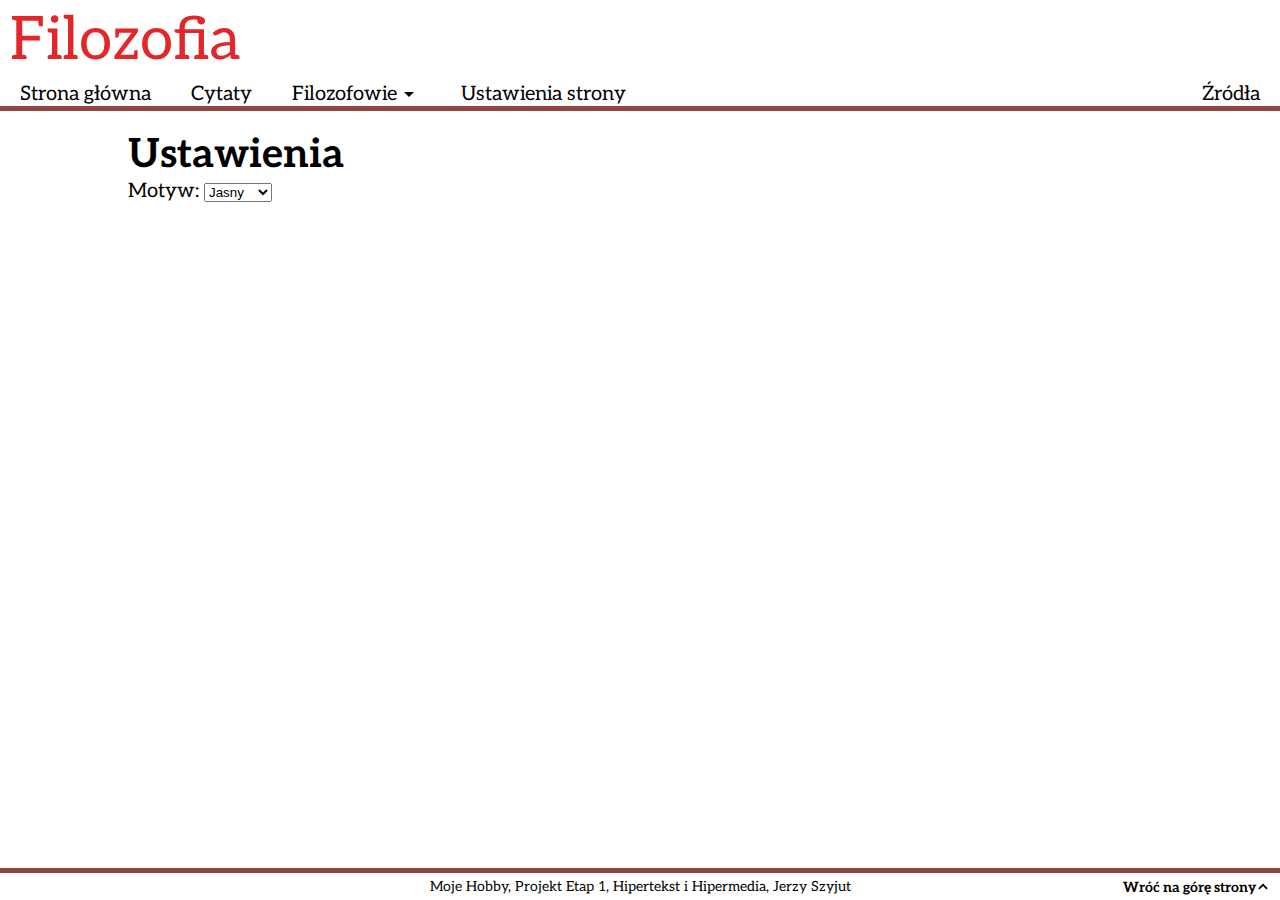
<file: settings.html>
<!DOCTYPE html>
<html lang="pl">

<head>
    <meta charset="UTF-8">
    <meta http-equiv="X-UA-Compatible" content="IE=edge">
    <meta name="viewport" content="width=device-width, initial-scale=1.0">
    <link rel="preconnect" href="https://fonts.googleapis.com">
    <link rel="preconnect" href="https://fonts.gstatic.com" crossorigin>
    <link href="https://fonts.googleapis.com/css2?family=Aleo:ital,wght@0,300;0,400;0,700;1,300;1,400&display=swap"
        rel="stylesheet">
    <title>Moje hobby - filozofia</title>
    <link rel="stylesheet" href="css/base.css">
    <link rel="stylesheet" href="css/main.css">
    <link rel="shortcut icon" href="#">
    <script src="js/index.js" type="module"></script>
</head>

<body>
    <header>
        Filozofia
    </header>
    <nav class="navigation">
        <input type="checkbox" class="navigation__checkbox" id="navi-toggle">
        <label for="navi-toggle" class="navigation__button">
            <span class="navigation__icon">
                &nbsp;
            </span>
        </label>
        <ul class="navigation__list">
            <li class="navigation__list__element active"><a class="navigation__link" href="index.html">Strona główna</a>
            </li>
            <li class="navigation__list__element"><a class="navigation__link" href="quotes.html">Cytaty</a></li>
            <li class="navigation__dropdown navigation__list__element">
                <input id="dropdown_checkbox" type="checkbox" name="Filozofowie" class="navigation__dropdown__checkbox">
                <label for="dropdown_checkbox" class="navigation__dropdown__label">
                    Filozofowie
                    <svg xmlns="http://www.w3.org/2000/svg" width="24" height="24" viewBox="0 0 36 36">
                        <path d="M10.5 15l7.5 7.5 7.5-7.5z" />
                        <path d="M0 0h36v36h-36z" fill="none" />
                    </svg>
                </label>
                <ul class="navigation__dropdown__submenu">
                    <li class="navigation__list__element"><a class="navigation__link"
                            href="philosophers/presocratics.html">Presokratycy</a></li>
                    <li class="navigation__list__element"><a class="navigation__link"
                            href="philosophers/spa.html">Sokrates,
                            Platon, Arystoteles</a></li>
                    <li class="navigation__list__element"><a class="navigation__link"
                            href="philosophers/remaining.html">Pozostali</a></li>
                </ul>
            </li>
            <li class="navigation__list__element"><a class="navigation__link" href="sources.html">Źródła</a></li>
        </ul>
    </nav>
    <div class="wrapper">
        <div class="content" style="display: none;">
            <h1>Ustawienia</h1>
            <div class="settings">
                <div class="settings__element">
                    <label for="theme">Motyw:</label>
                    <select name="theme" id="theme">
                        <option value="light">Jasny</option>
                        <option value="dark">Ciemny</option>
                    </select>
                </div>
            </div>
        </div>
    </div>
    <footer>
        <div>
            Moje Hobby, Projekt Etap 1, Hipertekst i Hipermedia, Jerzy Szyjut
        </div>
        <a href="#top">
            Wróć na górę strony
            <svg class="svg-icon"
                style="width: 1em; height: 1em;vertical-align: middle;fill: currentColor;overflow: hidden;"
                viewBox="0 0 1024 1024" version="1.1" xmlns="http://www.w3.org/2000/svg">
                <path
                    d="M170.666667 640l341.333333-341.333333 341.333333 341.333333-85.333333 85.333333-256-256-256 256z"
                    fill="#000000" />
            </svg>
        </a>
    </footer>
</body>

</html>
</file>
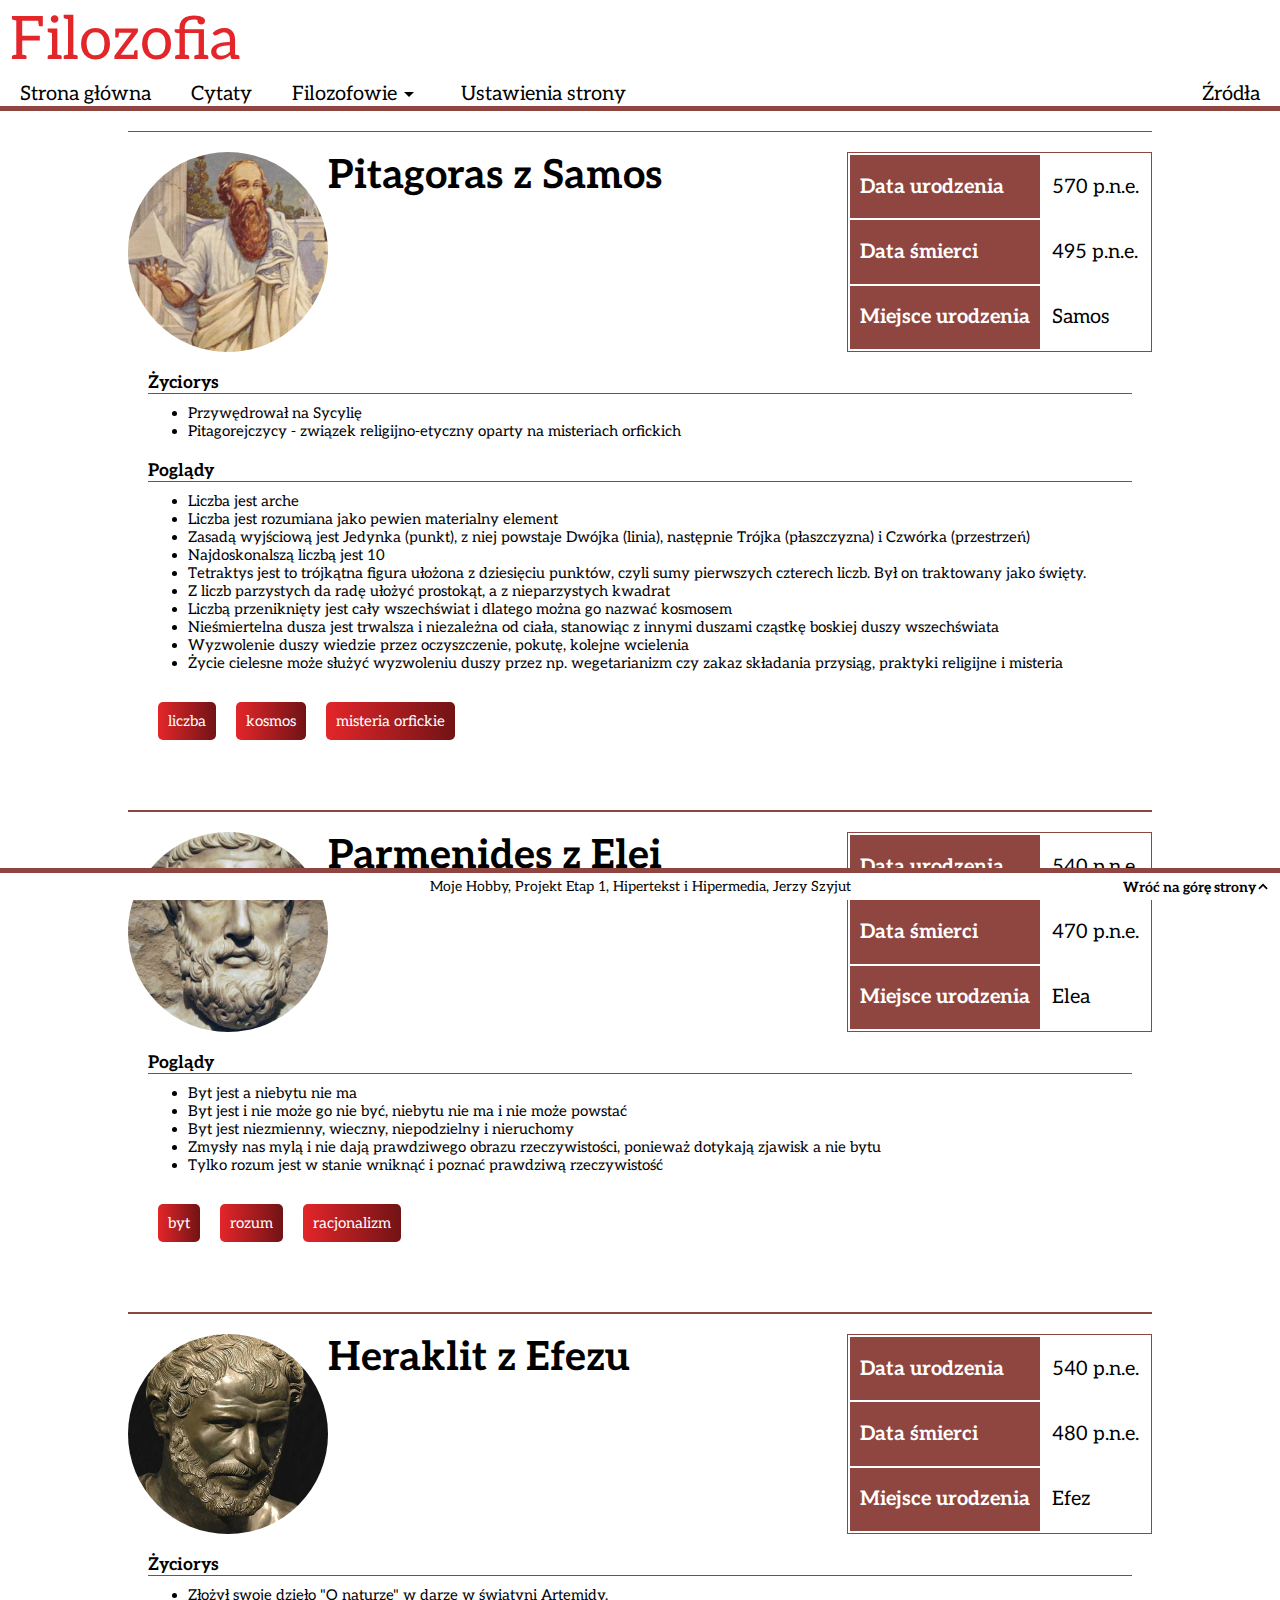
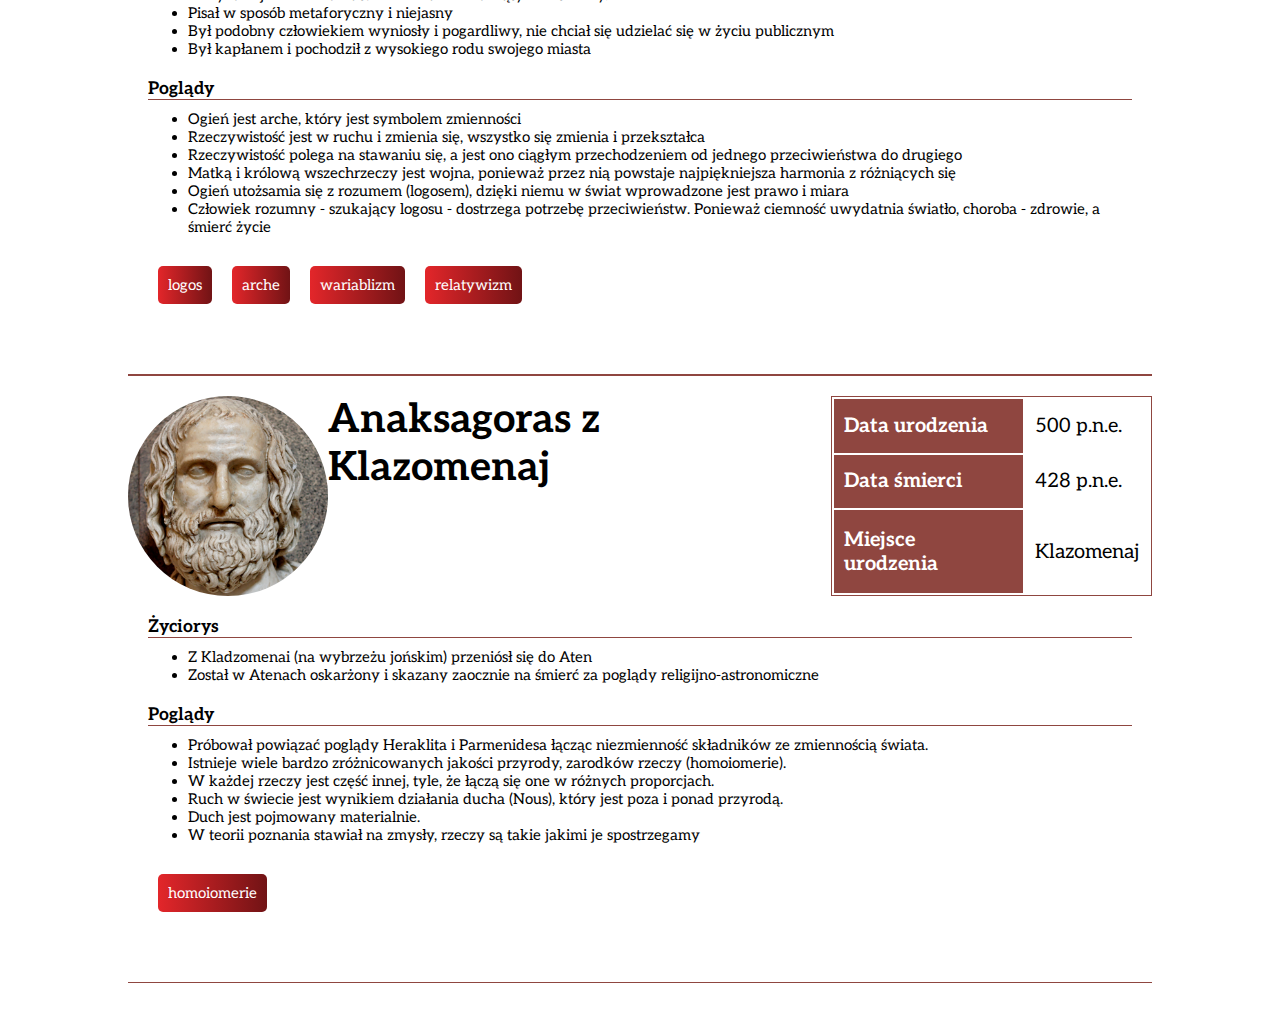
<file: philosophers/presocratics.html>
<!DOCTYPE html>
<html lang="pl">

<head>
    <meta charset="UTF-8">
    <meta http-equiv="X-UA-Compatible" content="IE=edge">
    <meta name="viewport" content="width=device-width, initial-scale=1.0">
    <link rel="preconnect" href="https://fonts.googleapis.com">
    <link rel="preconnect" href="https://fonts.gstatic.com" crossorigin>
    <link href="https://fonts.googleapis.com/css2?family=Aleo:ital,wght@0,300;0,400;0,700;1,300;1,400&display=swap"
        rel="stylesheet">
    <title>Moje hobby - filozofia</title>
    <link rel="stylesheet" href="../css/base.css">
    <link rel="stylesheet" href="../css/main.css">
    <link rel="stylesheet" href="../css/components.css">
    <link rel="shortcut icon" href="#">
    <script src="../js/index.js" type="module"></script>
</head>

<body>
    <header>
        Filozofia
    </header>
    <nav class="navigation">
        <input type="checkbox" class="navigation__checkbox" id="navi-toggle">
        <label for="navi-toggle" class="navigation__button">
            <span class="navigation__icon">
                &nbsp;
            </span>
        </label>
        <ul class="navigation__list">
            <li class="navigation__list__element"><a class="navigation__link" href="../index.html">Strona główna</a>
            </li>
            <li class="navigation__list__element"><a class="navigation__link" href="../quotes.html">Cytaty</a></li>
            <li class="navigation__dropdown navigation__list__element">
                <input id="dropdown_checkbox" type="checkbox" name="Filozofowie" class="navigation__dropdown__checkbox">
                <label for="dropdown_checkbox" class="navigation__dropdown__label">
                    Filozofowie
                    <svg xmlns="http://www.w3.org/2000/svg" width="24" height="24" viewBox="0 0 36 36">
                        <path d="M10.5 15l7.5 7.5 7.5-7.5z" />
                        <path d="M0 0h36v36h-36z" fill="none" />
                    </svg>
                </label>
                <ul class="navigation__dropdown__submenu">
                    <li class="navigation__list__element active"><a class="navigation__link"
                            href="presocratics.html">Presokratycy</a></li>
                    <li class="navigation__list__element"><a class="navigation__link" href="spa.html">Sokrates,
                            Platon, Arystoteles</a></li>
                    <li class="navigation__list__element"><a class="navigation__link"
                            href="remaining.html">Pozostali</a></li>
                </ul>
            </li>
            <li class="navigation__list__element"><a class="navigation__link" href="../sources.html">Źródła</a></li>
        </ul>
    </nav>
    <div class="wrapper">
        <div class="content">
            <section class="philosopher" id="Pitagoras">
                <div class="philosopher__header">
                    <img class="philosopher__photo" src="../images/pitagoras.jpg" alt="Pitagoras z Samos">
                    <h1>Pitagoras z Samos</h1>
                    <table class="philosopher__table">
                        <tr>
                            <th>Data urodzenia</th>
                            <td>570 p.n.e.</td>
                        </tr>
                        <tr>
                            <th>Data śmierci</th>
                            <td>495 p.n.e.</td>
                        </tr>
                        <tr>
                            <th>Miejsce urodzenia</th>
                            <td>Samos</td>
                        </tr>
                    </table>
                </div>
                <div class="philosopher__description">
                    <div class="philosopher__description__section">
                        <h3>Życiorys</h3>
                        <ul>
                            <li>Przywędrował na Sycylię</li>
                            <li>Pitagorejczycy - związek religijno-etyczny oparty na misteriach orfickich</li>
                        </ul>
                    </div>
                    <div class="philosopher__description__section">
                        <h3>Poglądy</h3>
                        <ul>
                            <li>Liczba jest arche</li>
                            <li>Liczba jest rozumiana jako pewien materialny element</li>
                            <li>Zasadą wyjściową jest Jedynka (punkt), z niej powstaje Dwójka (linia), następnie Trójka
                                (płaszczyzna) i Czwórka (przestrzeń)</li>
                            <li>Najdoskonalszą liczbą jest 10</li>
                            <li>Tetraktys jest to trójkątna figura ułożona z dziesięciu punktów, czyli sumy pierwszych
                                czterech liczb. Był on traktowany jako święty.</li>
                            <li>Z liczb parzystych da radę ułożyć prostokąt, a z nieparzystych kwadrat</li>
                            <li>Liczbą przeniknięty jest cały wszechświat i dlatego można go nazwać kosmosem</li>
                            <li>Nieśmiertelna dusza jest trwalsza i niezależna od ciała, stanowiąc z innymi duszami
                                cząstkę boskiej duszy wszechświata</li>
                            <li>Wyzwolenie duszy wiedzie przez oczyszczenie, pokutę, kolejne wcielenia</li>
                            <li>Życie cielesne może służyć wyzwoleniu duszy przez np. wegetarianizm czy zakaz składania
                                przysiąg, praktyki religijne i misteria</li>
                        </ul>
                    </div>
                    <div class="philosopher__related_concepts">
                        <div>liczba</div>
                        <div>kosmos</div>
                        <div>misteria orfickie</div>
                    </div>
                </div>
            </section>
            <section class="philosopher" id="Parmenides">
                <div class="philosopher__header">
                    <img class="philosopher__photo"
                        src="../images/parmenides-filozofia-grecja-antyczna-hellada-staroc5bcytna.jpg"
                        alt="Parmenides z Elei">
                    <h1>Parmenides z Elei</h1>
                    <table class="philosopher__table">
                        <tr>
                            <th>Data urodzenia</th>
                            <td>540 p.n.e.</td>
                        </tr>
                        <tr>
                            <th>Data śmierci</th>
                            <td>470 p.n.e.</td>
                        </tr>
                        <tr>
                            <th>Miejsce urodzenia</th>
                            <td>Elea</td>
                        </tr>
                    </table>
                </div>
                <div class="philosopher__description">
                    <div class="philosopher__description__section">
                        <h3>Poglądy</h3>
                        <ul>
                            <li>Byt jest a niebytu nie ma</li>
                            <li>Byt jest i nie może go nie być, niebytu nie ma i nie może powstać</li>
                            <li>Byt jest niezmienny, wieczny, niepodzielny i nieruchomy</li>
                            <li>Zmysły nas mylą i nie dają prawdziwego obrazu rzeczywistości, ponieważ dotykają zjawisk
                                a nie bytu</li>
                            <li>Tylko rozum jest w stanie wniknąć i poznać prawdziwą rzeczywistość</li>
                        </ul>
                    </div>
                    <div class="philosopher__related_concepts">
                        <div>byt</div>
                        <div>rozum</div>
                        <div>racjonalizm</div>
                    </div>
                </div>
            </section>
            <section class="philosopher" id="Heraclito">
                <div class="philosopher__header">
                    <img class="philosopher__photo" src="../images/Heraclito(1)_(cropped).jpg" alt="Heraclito z Efesu">
                    <h1>Heraklit z Efezu</h1>
                    <table class="philosopher__table">
                        <tr>
                            <th>Data urodzenia</th>
                            <td>540 p.n.e.</td>
                        </tr>
                        <tr>
                            <th>Data śmierci</th>
                            <td>480 p.n.e.</td>
                        </tr>
                        <tr>
                            <th>Miejsce urodzenia</th>
                            <td>Efez</td>
                        </tr>
                    </table>
                </div>
                <div class="philosopher__description">
                    <div class="philosopher__description__section">
                        <h3>Życiorys</h3>
                        <ul>
                            <li>Złożył swoje dzieło "O naturze" w darze w świątyni Artemidy.</li>
                            <li>Pisał w sposób metaforyczny i niejasny</li>
                            <li>Był podobny człowiekiem wyniosły i pogardliwy, nie chciał się udzielać się w życiu
                                publicznym</li>
                            <li>Był kapłanem i pochodził z wysokiego rodu swojego miasta</li>
                        </ul>
                    </div>
                    <div class="philosopher__description__section">
                        <h3>Poglądy</h3>
                        <ul>
                            <li>Ogień jest arche, który jest symbolem zmienności</li>
                            <li>Rzeczywistość jest w ruchu i zmienia się, wszystko się zmienia i przekształca</li>
                            <li>Rzeczywistość polega na stawaniu się, a jest ono ciągłym przechodzeniem od jednego
                                przeciwieństwa do drugiego</li>
                            <li>Matką i królową wszechrzeczy jest wojna, ponieważ przez nią powstaje najpiękniejsza
                                harmonia z różniących się</li>
                            <li>Ogień utożsamia się z rozumem (logosem), dzięki niemu w świat wprowadzone jest prawo i
                                miara</li>
                            <li>Człowiek rozumny - szukający logosu - dostrzega potrzebę przeciwieństw. Ponieważ
                                ciemność uwydatnia światło, choroba - zdrowie, a śmierć życie</li>
                        </ul>
                    </div>
                    <div class="philosopher__related_concepts">
                        <div>logos</div>
                        <div>arche</div>
                        <div>wariablizm</div>
                        <div>relatywizm</div>
                    </div>
                </div>
            </section>
            <section class="philosopher" id="Anaksagoras">
                <div class="philosopher__header">
                    <img class="philosopher__photo" src="../images/Anaksagoras.jpg" alt="Anaksagoras z Klazomenaj">
                    <h1>Anaksagoras z Klazomenaj</h1>
                    <table class="philosopher__table">
                        <tr>
                            <th>Data urodzenia</th>
                            <td>500 p.n.e.</td>
                        </tr>
                        <tr>
                            <th>Data śmierci</th>
                            <td>428 p.n.e.</td>
                        </tr>
                        <tr>
                            <th>Miejsce urodzenia</th>
                            <td>Klazomenaj</td>
                        </tr>
                    </table>
                </div>
                <div class="philosopher__description">
                    <div class="philosopher__description__section">
                        <h3>Życiorys</h3>
                        <ul>
                            <li>Z Kladzomenai (na wybrzeżu jońskim) przeniósł się do Aten</li>
                            <li>Został w Atenach oskarżony i skazany zaocznie na śmierć za poglądy
                                religijno-astronomiczne </li>
                        </ul>
                    </div>
                    <div class="philosopher__description__section">
                        <h3>Poglądy</h3>
                        <ul>
                            <li>Próbował powiązać poglądy Heraklita i Parmenidesa łącząc niezmienność składników ze
                                zmiennością świata.</li>
                            <li>Istnieje wiele bardzo zróżnicowanych jakości przyrody, zarodków rzeczy (homoiomerie).
                            </li>
                            <li>W każdej rzeczy jest część innej, tyle, że łączą się one w różnych proporcjach.</li>
                            <li>Ruch w świecie jest wynikiem działania ducha (Nous), który jest poza i ponad przyrodą.
                            </li>
                            <li>Duch jest pojmowany materialnie.</li>
                            <li>W teorii poznania stawiał na zmysły, rzeczy są takie jakimi je spostrzegamy</li>
                        </ul>
                    </div>
                    <div class="philosopher__related_concepts">
                        <div>homoiomerie</div>
                    </div>
                </div>
            </section>
        </div>
    </div>
    <footer>
        <div>
            Moje Hobby, Projekt Etap 1, Hipertekst i Hipermedia, Jerzy Szyjut
        </div>
        <a href="#top">
            Wróć na górę strony
            <svg class="svg-icon"
                style="width: 1em; height: 1em;vertical-align: middle;fill: currentColor;overflow: hidden;"
                viewBox="0 0 1024 1024" version="1.1" xmlns="http://www.w3.org/2000/svg">
                <path
                    d="M170.666667 640l341.333333-341.333333 341.333333 341.333333-85.333333 85.333333-256-256-256 256z"
                    fill="#000000" />
            </svg>
        </a>
    </footer>
</body>

</html>
</file>
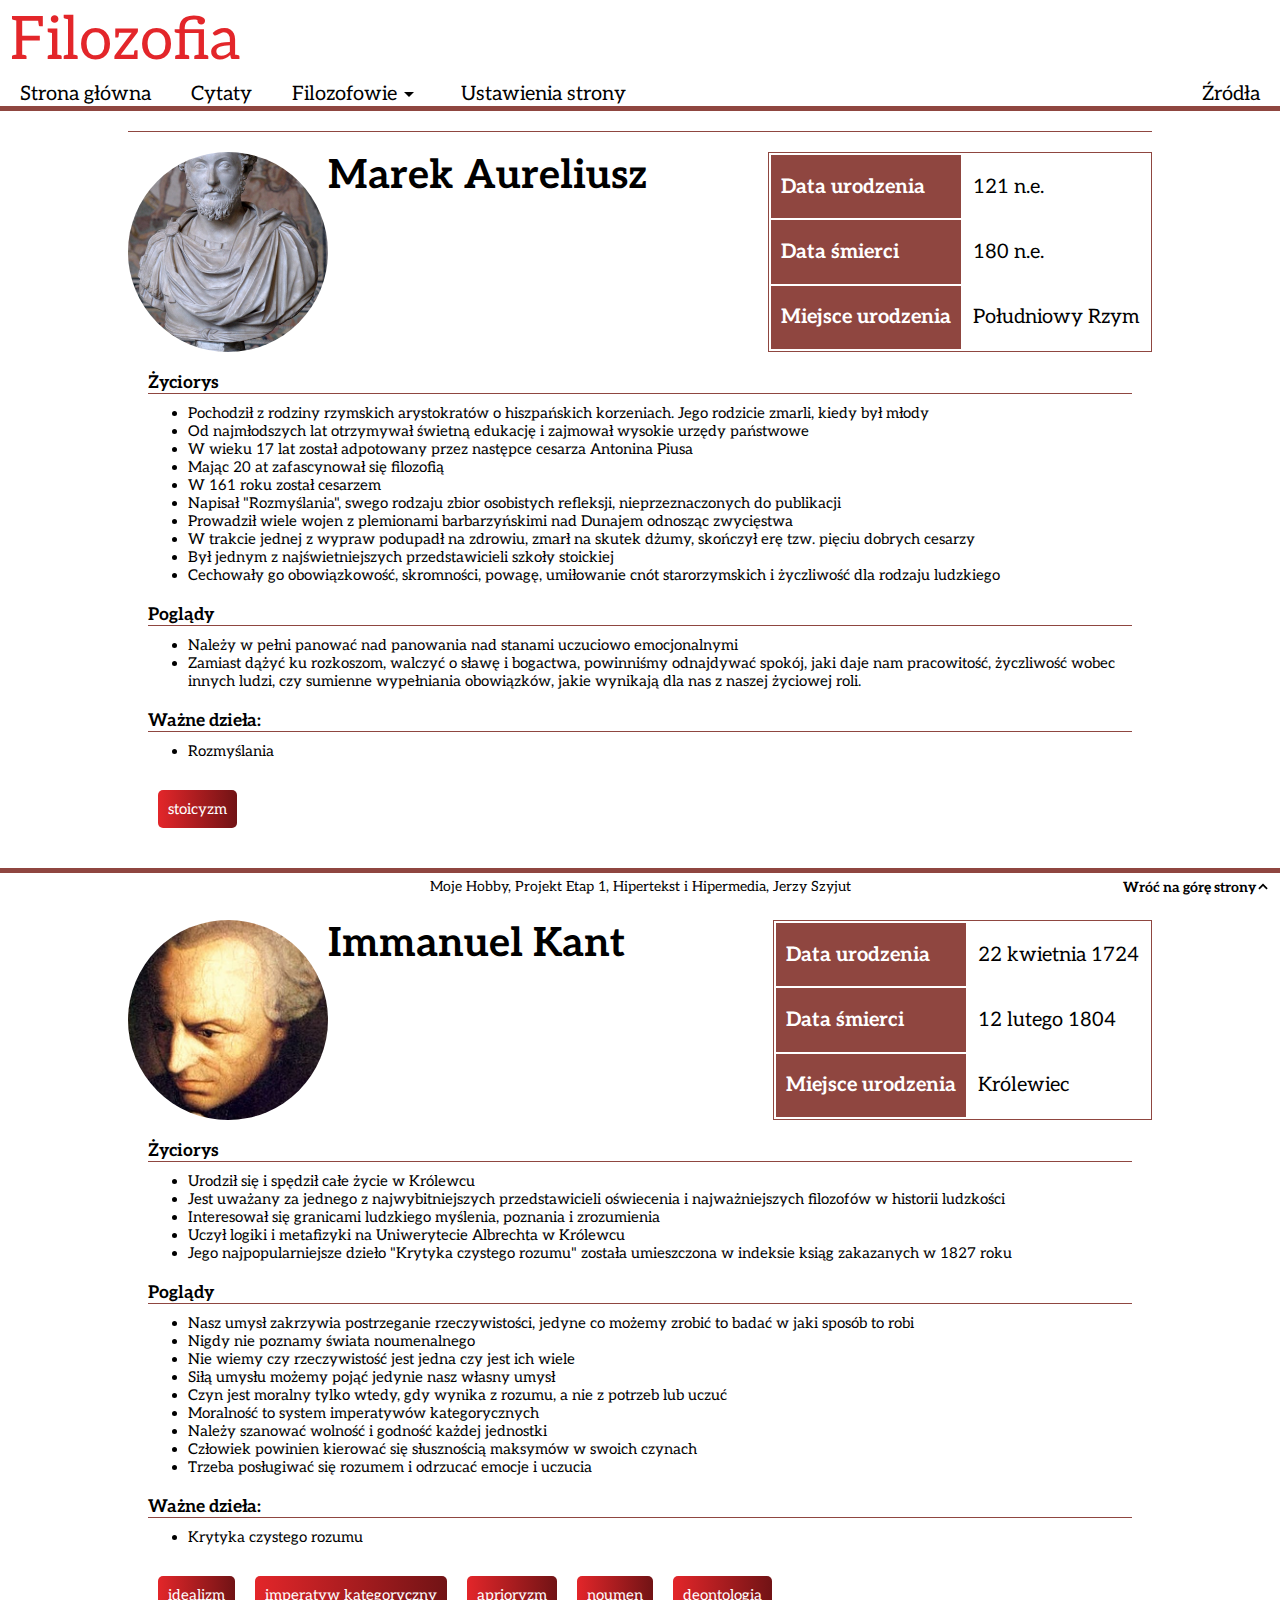
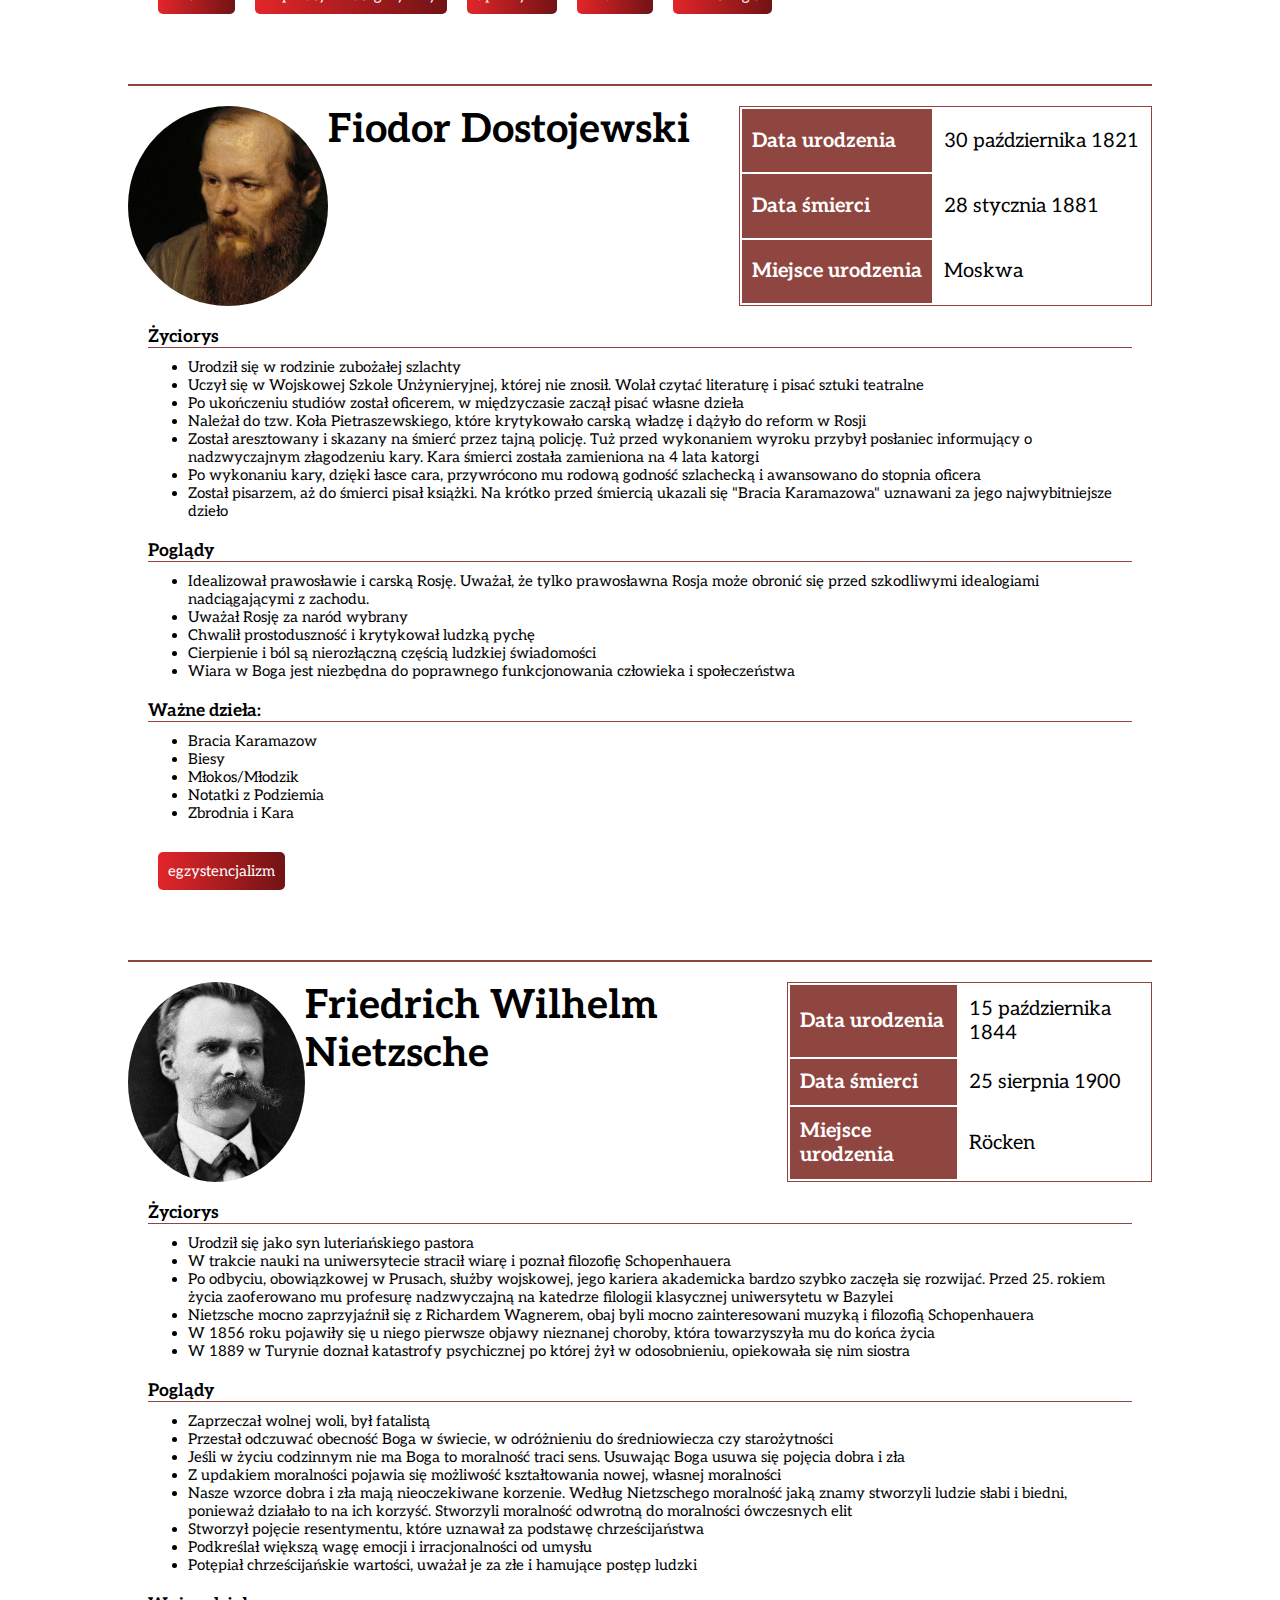
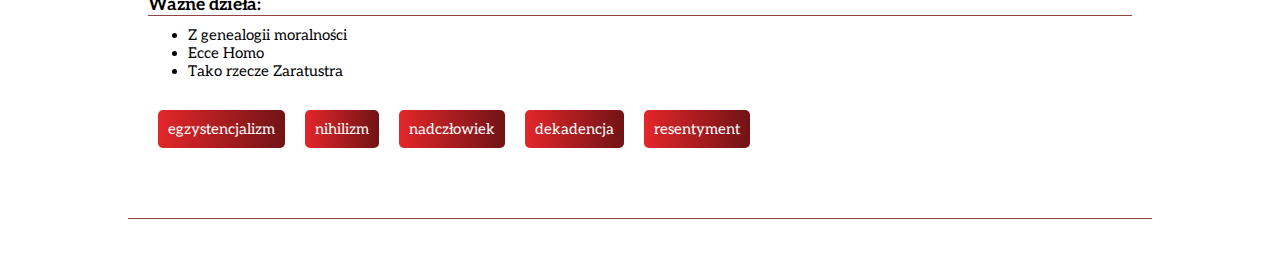
<file: philosophers/remaining.html>
<!DOCTYPE html>
<html lang="pl">

<head>
    <meta charset="UTF-8">
    <meta http-equiv="X-UA-Compatible" content="IE=edge">
    <meta name="viewport" content="width=device-width, initial-scale=1.0">
    <link rel="preconnect" href="https://fonts.googleapis.com">
    <link rel="preconnect" href="https://fonts.gstatic.com" crossorigin>
    <link href="https://fonts.googleapis.com/css2?family=Aleo:ital,wght@0,300;0,400;0,700;1,300;1,400&display=swap"
        rel="stylesheet">
    <title>Moje hobby - filozofia</title>
    <link rel="stylesheet" href="../css/base.css">
    <link rel="stylesheet" href="../css/main.css">
    <link rel="stylesheet" href="../css/components.css">
    <link rel="shortcut icon" href="#">
    <script src="../js/index.js" type="module"></script>
</head>

<body>
    <header>
        Filozofia
    </header>
    <nav class="navigation">
        <input type="checkbox" class="navigation__checkbox" id="navi-toggle">
        <label for="navi-toggle" class="navigation__button">
            <span class="navigation__icon">
                &nbsp;
            </span>
        </label>
        <ul class="navigation__list">
            <li class="navigation__list__element"><a class="navigation__link" href="../index.html">Strona główna</a>
            </li>
            <li class="navigation__list__element"><a class="navigation__link" href="../quotes.html">Cytaty</a></li>
            <li class="navigation__dropdown navigation__list__element">
                <input id="dropdown_checkbox" type="checkbox" name="Filozofowie" class="navigation__dropdown__checkbox">
                <label for="dropdown_checkbox" class="navigation__dropdown__label">
                    Filozofowie
                    <svg xmlns="http://www.w3.org/2000/svg" width="24" height="24" viewBox="0 0 36 36">
                        <path d="M10.5 15l7.5 7.5 7.5-7.5z" />
                        <path d="M0 0h36v36h-36z" fill="none" />
                    </svg>
                </label>
                <ul class="navigation__dropdown__submenu">
                    <li class="navigation__list__element"><a class="navigation__link"
                            href="presocratics.html">Presokratycy</a></li>
                    <li class="navigation__list__element"><a class="navigation__link" href="spa.html">Sokrates,
                            Platon, Arystoteles</a></li>
                    <li class="navigation__list__element active"><a class="navigation__link"
                            href="remaining.html">Pozostali</a></li>
                </ul>
            </li>
            <li class="navigation__list__element"><a class="navigation__link" href="../sources.html">Źródła</a></li>
        </ul>
    </nav>
    <div class="wrapper">
        <div class="content">
            <section class="philosopher" id="Aurelius">
                <div class="philosopher__header">
                    <img class="philosopher__photo" src="../images/Marcus_Aurelius_Glyptothek_Munich.jpg"
                        alt="Marek Aureliusz">
                    <h1>Marek Aureliusz</h1>
                    <table class="philosopher__table">
                        <tr>
                            <th>Data urodzenia</th>
                            <td>121 n.e.</td>
                        </tr>
                        <tr>
                            <th>Data śmierci</th>
                            <td>180 n.e.</td>
                        </tr>
                        <tr>
                            <th>Miejsce urodzenia</th>
                            <td>Południowy Rzym</td>
                        </tr>
                    </table>
                </div>
                <div class="philosopher__description">
                    <div class="philosopher__description__section">
                        <h3>Życiorys</h3>
                        <ul>
                            <li>Pochodził z rodziny rzymskich arystokratów o hiszpańskich korzeniach. Jego rodzicie
                                zmarli, kiedy był młody</li>
                            <li>Od najmłodszych lat otrzymywał świetną edukację i zajmował wysokie urzędy państwowe</li>
                            <li>W wieku 17 lat został adpotowany przez następce cesarza Antonina Piusa</li>
                            <li>Mając 20 at zafascynował się filozofią</li>
                            <li>W 161 roku został cesarzem</li>
                            <li>Napisał "Rozmyślania", swego rodzaju zbior osobistych refleksji, nieprzeznaczonych do
                                publikacji</li>
                            <li>Prowadził wiele wojen z plemionami barbarzyńskimi nad Dunajem odnosząc zwycięstwa</li>
                            <li>W trakcie jednej z wypraw podupadł na zdrowiu, zmarł na skutek dżumy, skończył erę tzw.
                                pięciu dobrych cesarzy</li>
                            <li>Był jednym z najświetniejszych przedstawicieli szkoły stoickiej</li>
                            <li>Cechowały go obowiązkowość, skromności, powagę, umiłowanie cnót starorzymskich i
                                życzliwość dla rodzaju ludzkiego</li>
                        </ul>
                    </div>
                    <div class="philosopher__description__section">
                        <h3>Poglądy</h3>
                        <ul>
                            <li>Należy w pełni panować nad panowania nad stanami uczuciowo emocjonalnymi</li>
                            <li>Zamiast dążyć ku rozkoszom, walczyć o sławę i bogactwa, powinniśmy odnajdywać spokój,
                                jaki daje nam pracowitość, życzliwość wobec innych ludzi, czy sumienne wypełniania
                                obowiązków, jakie wynikają dla nas z naszej życiowej roli.</li>
                        </ul>
                    </div>
                    <div class="philosopher__description__section">
                        <h3>Ważne dzieła:</h3>
                        <ul>
                            <li>Rozmyślania</li>
                        </ul>
                    </div>
                    <div class="philosopher__related_concepts">
                        <div>stoicyzm</div>
                    </div>
                </div>
            </section>
            <section class="philosopher" id="Kant">
                <div class="philosopher__header">
                    <img class="philosopher__photo" src="../images/Immanuel_Kant_painted_portrait.jpg"
                        alt="Immanuel Kant">
                    <h1>Immanuel Kant</h1>
                    <table class="philosopher__table">
                        <tr>
                            <th>Data urodzenia</th>
                            <td>22 kwietnia 1724</td>
                        </tr>
                        <tr>
                            <th>Data śmierci</th>
                            <td>12 lutego 1804</td>
                        </tr>
                        <tr>
                            <th>Miejsce urodzenia</th>
                            <td>Królewiec</td>
                        </tr>
                    </table>
                </div>
                <div class="philosopher__description">
                    <div class="philosopher__description__section">
                        <h3>Życiorys</h3>
                        <ul>
                            <li>Urodził się i spędził całe życie w Królewcu</li>
                            <li>Jest uważany za jednego z najwybitniejszych przedstawicieli oświecenia i najważniejszych
                                filozofów w historii ludzkości</li>
                            <li>Interesował się granicami ludzkiego myślenia, poznania i zrozumienia</li>
                            <li>Uczył logiki i metafizyki na Uniwerytecie Albrechta w Królewcu</li>
                            <li>Jego najpopularniejsze dzieło "Krytyka czystego rozumu" została umieszczona w indeksie
                                ksiąg zakazanych w 1827 roku</li>
                        </ul>
                    </div>
                    <div class="philosopher__description__section">
                        <h3>Poglądy</h3>
                        <ul>
                            <li>Nasz umysł zakrzywia postrzeganie rzeczywistości, jedyne co możemy zrobić to badać w
                                jaki sposób to robi</li>
                            <li>Nigdy nie poznamy świata noumenalnego</li>
                            <li>Nie wiemy czy rzeczywistość jest jedna czy jest ich wiele</li>
                            <li>Siłą umysłu możemy pojąć jedynie nasz własny umysł</li>
                            <li>Czyn jest moralny tylko wtedy, gdy wynika z rozumu, a nie z potrzeb lub uczuć</li>
                            <li>Moralność to system imperatywów kategorycznych</li>
                            <li>Należy szanować wolność i godność każdej jednostki</li>
                            <li>Człowiek powinien kierować się słusznością maksymów w swoich czynach</li>
                            <li>Trzeba posługiwać się rozumem i odrzucać emocje i uczucia</li>
                        </ul>
                    </div>
                    <div class="philosopher__description__section">
                        <h3>Ważne dzieła:</h3>
                        <ul>
                            <li>Krytyka czystego rozumu</li>
                        </ul>
                    </div>
                    <div class="philosopher__related_concepts">
                        <div>idealizm</div>
                        <div>imperatyw kategoryczny</div>
                        <div>aprioryzm</div>
                        <div>noumen</div>
                        <div>deontologia</div>
                    </div>
                </div>
            </section>
            <section class="philosopher" id="Dostoevsky">
                <div class="philosopher__header">
                    <img class="philosopher__photo" src="../images/fiodor-dostojewski.jpg" alt="Fiodor Dostojewski">
                    <h1>Fiodor Dostojewski</h1>
                    <table class="philosopher__table">
                        <tr>
                            <th>Data urodzenia</th>
                            <td>30 października 1821</td>
                        </tr>
                        <tr>
                            <th>Data śmierci</th>
                            <td>28 stycznia 1881</td>
                        </tr>
                        <tr>
                            <th>Miejsce urodzenia</th>
                            <td>Moskwa</td>
                        </tr>
                    </table>
                </div>
                <div class="philosopher__description">
                    <div class="philosopher__description__section">
                        <h3>Życiorys</h3>
                        <ul>
                            <li>Urodził się w rodzinie zubożałej szlachty</li>
                            <li>Uczył się w Wojskowej Szkole Unżynieryjnej, której nie znosił. Wolał czytać literaturę i
                                pisać sztuki teatralne</li>
                            <li>Po ukończeniu studiów został oficerem, w międzyczasie zaczął pisać własne dzieła</li>
                            <li>Należał do tzw. Koła Pietraszewskiego, które krytykowało carską władzę i dążyło do
                                reform w Rosji</li>
                            <li>Został aresztowany i skazany na śmierć przez tajną policję. Tuż przed wykonaniem wyroku
                                przybył posłaniec informujący o nadzwyczajnym złagodzeniu kary. Kara śmierci została
                                zamieniona na 4 lata katorgi</li>
                            <li>Po wykonaniu kary, dzięki łasce cara, przywrócono mu rodową godność szlachecką i
                                awansowano do stopnia oficera</li>
                            <li>Został pisarzem, aż do śmierci pisał książki. Na krótko przed śmiercią ukazali się
                                "Bracia Karamazowa" uznawani za jego najwybitniejsze dzieło </li>
                        </ul>
                    </div>
                    <div class="philosopher__description__section">
                        <h3>Poglądy</h3>
                        <ul>
                            <li>Idealizował prawosławie i carską Rosję. Uważał, że tylko prawosławna Rosja może obronić
                                się przed szkodliwymi idealogiami nadciągającymi z zachodu.</li>
                            <li>Uważał Rosję za naród wybrany</li>
                            <li>Chwalił prostoduszność i krytykował ludzką pychę</li>
                            <li>Cierpienie i ból są nierozłączną częścią ludzkiej świadomości</li>
                            <li>Wiara w Boga jest niezbędna do poprawnego funkcjonowania człowieka i społeczeństwa</li>
                        </ul>
                    </div>
                    <div class="philosopher__description__section">
                        <h3>Ważne dzieła:</h3>
                        <ul>
                            <li>Bracia Karamazow</li>
                            <li>Biesy</li>
                            <li>Młokos/Młodzik</li>
                            <li>Notatki z Podziemia</li>
                            <li>Zbrodnia i Kara</li>
                        </ul>
                    </div>
                    <div class="philosopher__related_concepts">
                        <div>egzystencjalizm</div>
                    </div>
                </div>
            </section>
            <section class="philosopher" id="Nietzsche">
                <div class="philosopher__header">
                    <img class="philosopher__photo" src="../images/Nietzsche187a.jpg" alt="Friedrich Wilhelm Nietzsche">
                    <h1>Friedrich Wilhelm Nietzsche</h1>
                    <table class="philosopher__table">
                        <tr>
                            <th>Data urodzenia</th>
                            <td>15 października 1844</td>
                        </tr>
                        <tr>
                            <th>Data śmierci</th>
                            <td>25 sierpnia 1900</td>
                        </tr>
                        <tr>
                            <th>Miejsce urodzenia</th>
                            <td>Röcken</td>
                        </tr>
                    </table>
                </div>
                <div class="philosopher__description">
                    <div class="philosopher__description__section">
                        <h3>Życiorys</h3>
                        <ul>
                            <li>Urodził się jako syn luteriańskiego pastora</li>
                            <li>W trakcie nauki na uniwersytecie stracił wiarę i poznał filozofię Schopenhauera</li>
                            <li>Po odbyciu, obowiązkowej w Prusach, służby wojskowej, jego kariera akademicka bardzo
                                szybko zaczęła się rozwijać. Przed 25. rokiem życia zaoferowano mu profesurę
                                nadzwyczajną na katedrze filologii klasycznej uniwersytetu w Bazylei</li>
                            <li>Nietzsche mocno zaprzyjaźnił się z Richardem Wagnerem, obaj byli mocno zainteresowani
                                muzyką i filozofią Schopenhauera</li>
                            <li>W 1856 roku pojawiły się u niego pierwsze objawy nieznanej choroby, która towarzyszyła
                                mu do końca życia</li>
                            <li>W 1889 w Turynie doznał katastrofy psychicznej po której żył w odosobnieniu, opiekowała
                                się nim siostra</li>
                        </ul>
                    </div>
                    <div class="philosopher__description__section">
                        <h3>Poglądy</h3>
                        <ul>
                            <li>Zaprzeczał wolnej woli, był fatalistą</li>
                            <li>Przestał odczuwać obecność Boga w świecie, w odróżnieniu do średniowiecza czy
                                starożytności</li>
                            <li>Jeśli w życiu codzinnym nie ma Boga to moralność traci sens. Usuwając Boga usuwa się
                                pojęcia dobra i zła</li>
                            <li>Z updakiem moralności pojawia się możliwość kształtowania nowej, własnej moralności</li>
                            <li>Nasze wzorce dobra i zła mają nieoczekiwane korzenie. Według Nietzschego moralność jaką
                                znamy stworzyli ludzie słabi i biedni, ponieważ działało to na ich korzyść. Stworzyli
                                moralność odwrotną do moralności ówczesnych elit</li>
                            <li>Stworzył pojęcie resentymentu, które uznawał za podstawę chrześcijaństwa</li>
                            <li>Podkreślał większą wagę emocji i irracjonalności od umysłu</li>
                            <li>Potępiał chrześcijańskie wartości, uważał je za złe i hamujące postęp ludzki</li>
                        </ul>
                    </div>
                    <div class="philosopher__description__section">
                        <h3>Ważne dzieła:</h3>
                        <ul>
                            <li>Z genealogii moralności</li>
                            <li>Ecce Homo</li>
                            <li>Tako rzecze Zaratustra</li>
                        </ul>
                    </div>
                    <div class="philosopher__related_concepts">
                        <div>egzystencjalizm</div>
                        <div>nihilizm</div>
                        <div>nadczłowiek</div>
                        <div>dekadencja</div>
                        <div>resentyment</div>
                    </div>
                </div>
            </section>
        </div>
    </div>
    <footer>
        <div>
            Moje Hobby, Projekt Etap 1, Hipertekst i Hipermedia, Jerzy Szyjut
        </div>
        <a href="#top">
            Wróć na górę strony
            <svg class="svg-icon"
                style="width: 1em; height: 1em;vertical-align: middle;fill: currentColor;overflow: hidden;"
                viewBox="0 0 1024 1024" version="1.1" xmlns="http://www.w3.org/2000/svg">
                <path
                    d="M170.666667 640l341.333333-341.333333 341.333333 341.333333-85.333333 85.333333-256-256-256 256z"
                    fill="#000000" />
            </svg>
        </a>
    </footer>
</body>

</html>
</file>
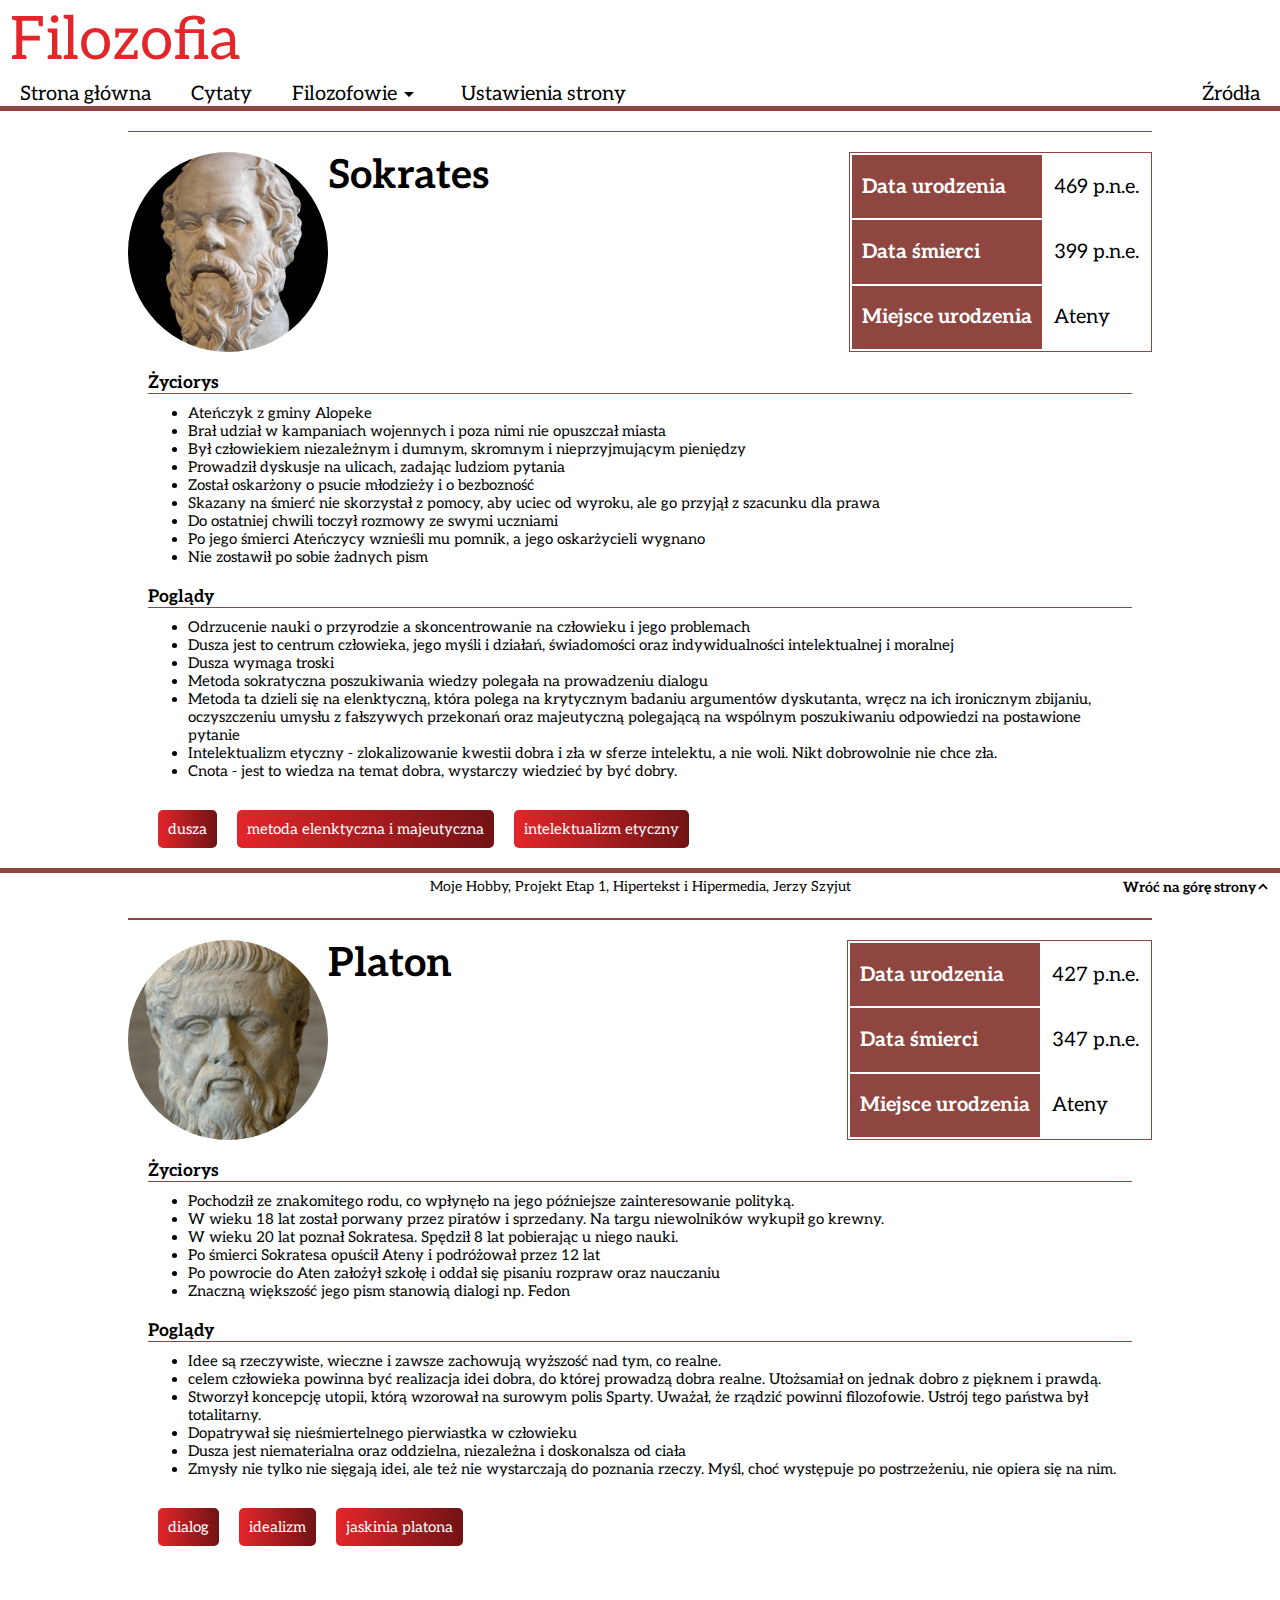
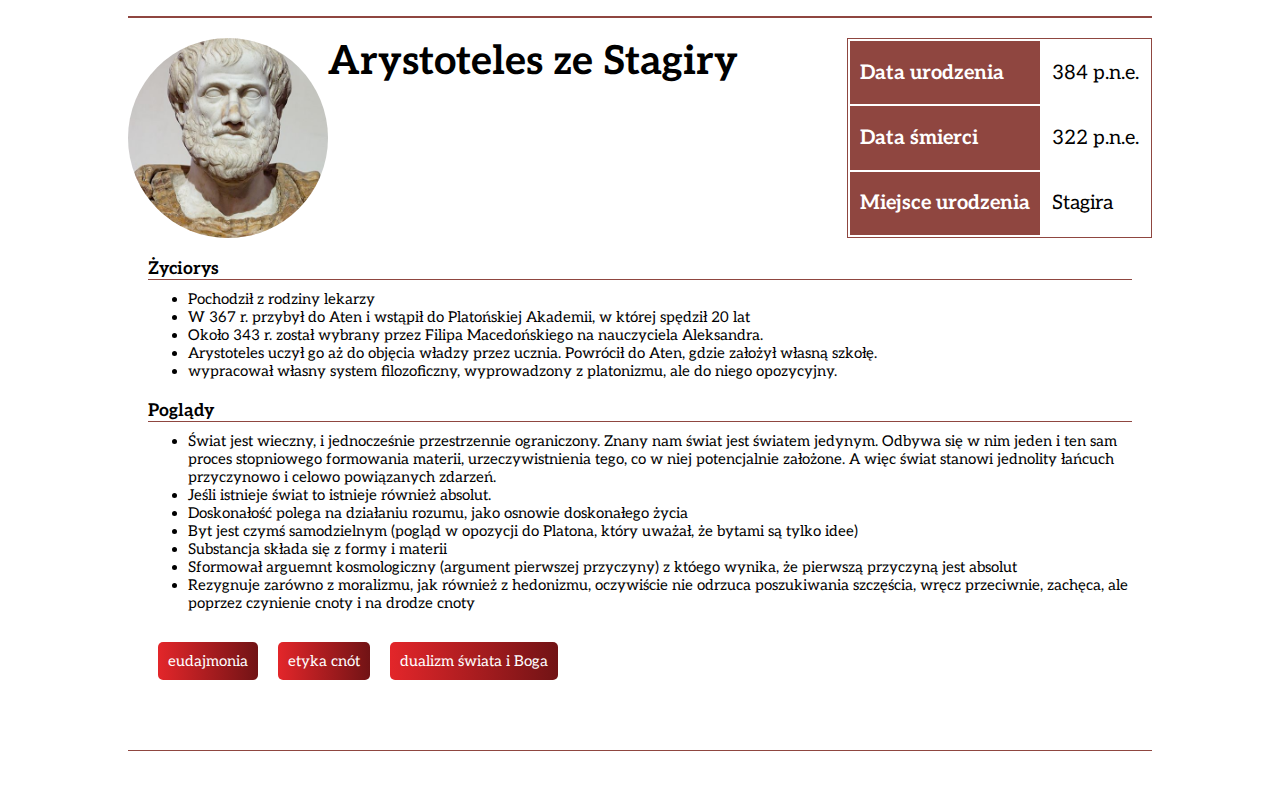
<file: philosophers/spa.html>
<!DOCTYPE html>
<html lang="pl">

<head>
    <meta charset="UTF-8">
    <meta http-equiv="X-UA-Compatible" content="IE=edge">
    <meta name="viewport" content="width=device-width, initial-scale=1.0">
    <link rel="preconnect" href="https://fonts.googleapis.com">
    <link rel="preconnect" href="https://fonts.gstatic.com" crossorigin>
    <link href="https://fonts.googleapis.com/css2?family=Aleo:ital,wght@0,300;0,400;0,700;1,300;1,400&display=swap"
        rel="stylesheet">
    <title>Moje hobby - filozofia</title>
    <link rel="stylesheet" href="../css/base.css">
    <link rel="stylesheet" href="../css/main.css">
    <link rel="stylesheet" href="../css/components.css">
    <link rel="shortcut icon" href="#">
    <script src="../js/index.js" type="module"></script>
</head>

<body>
    <header>
        Filozofia
    </header>
    <nav class="navigation">
        <input type="checkbox" class="navigation__checkbox" id="navi-toggle">
        <label for="navi-toggle" class="navigation__button">
            <span class="navigation__icon">
                &nbsp;
            </span>
        </label>
        <ul class="navigation__list">
            <li class="navigation__list__element"><a class="navigation__link" href="../index.html">Strona główna</a>
            </li>
            <li class="navigation__list__element"><a class="navigation__link" href="../quotes.html">Cytaty</a></li>
            <li class="navigation__dropdown navigation__list__element">
                <input id="dropdown_checkbox" type="checkbox" name="Filozofowie" class="navigation__dropdown__checkbox">
                <label for="dropdown_checkbox" class="navigation__dropdown__label">
                    Filozofowie
                    <svg xmlns="http://www.w3.org/2000/svg" width="24" height="24" viewBox="0 0 36 36">
                        <path d="M10.5 15l7.5 7.5 7.5-7.5z" />
                        <path d="M0 0h36v36h-36z" fill="none" />
                    </svg>
                </label>
                <ul class="navigation__dropdown__submenu">
                    <li class="navigation__list__element"><a class="navigation__link"
                            href="presocratics.html">Presokratycy</a></li>
                    <li class="navigation__list__element active"><a class="navigation__link" href="spa.html">Sokrates,
                            Platon, Arystoteles</a></li>
                    <li class="navigation__list__element"><a class="navigation__link"
                            href="remaining.html">Pozostali</a></li>
                </ul>
            </li>
            <li class="navigation__list__element"><a class="navigation__link" href="../sources.html">Źródła</a></li>
        </ul>
    </nav>
    <div class="wrapper">
        <div class="content">
            <section class="philosopher" id="Socrates">
                <div class="philosopher__header">
                    <img class="philosopher__photo" src="../images/Socrate_du_Louvre.jpg" alt="Sokrates">
                    <h1>Sokrates</h1>
                    <table class="philosopher__table">
                        <tr>
                            <th>Data urodzenia</th>
                            <td>469 p.n.e.</td>
                        </tr>
                        <tr>
                            <th>Data śmierci</th>
                            <td>399 p.n.e.</td>
                        </tr>
                        <tr>
                            <th>Miejsce urodzenia</th>
                            <td>Ateny</td>
                        </tr>
                    </table>
                </div>
                <div class="philosopher__description">
                    <div class="philosopher__description__section">
                        <h3>Życiorys</h3>
                        <ul>
                            <li>Ateńczyk z gminy Alopeke</li>
                            <li>Brał udział w kampaniach wojennych i poza nimi nie opuszczał miasta</li>
                            <li>Był człowiekiem niezależnym i dumnym, skromnym i nieprzyjmującym pieniędzy</li>
                            <li>Prowadził dyskusje na ulicach, zadając ludziom pytania</li>
                            <li>Został oskarżony o psucie młodzieży i o bezbozność</li>
                            <li>Skazany na śmierć nie skorzystał z pomocy, aby uciec od wyroku, ale go przyjął z
                                szacunku dla prawa</li>
                            <li>Do ostatniej chwili toczył rozmowy ze swymi uczniami</li>
                            <li>Po jego śmierci Ateńczycy wznieśli mu pomnik, a jego oskarżycieli wygnano</li>
                            <li>Nie zostawił po sobie żadnych pism</li>
                        </ul>
                    </div>
                    <div class="philosopher__description__section">
                        <h3>Poglądy</h3>
                        <ul>
                            <li>Odrzucenie nauki o przyrodzie a skoncentrowanie na człowieku i jego problemach</li>
                            <li>Dusza jest to centrum człowieka, jego myśli i działań, świadomości oraz indywidualności
                                intelektualnej i moralnej</li>
                            <li>Dusza wymaga troski</li>
                            <li>Metoda sokratyczna poszukiwania wiedzy polegała na prowadzeniu dialogu</li>
                            <li>Metoda ta dzieli się na elenktyczną, która polega na krytycznym badaniu argumentów
                                dyskutanta, wręcz na ich ironicznym zbijaniu, oczyszczeniu umysłu z fałszywych przekonań
                                oraz majeutyczną polegającą na wspólnym poszukiwaniu odpowiedzi na postawione pytanie
                            </li>
                            <li>Intelektualizm etyczny - zlokalizowanie kwestii dobra i zła w sferze intelektu, a nie
                                woli. Nikt dobrowolnie nie chce zła.</li>
                            <li>Cnota - jest to wiedza na temat dobra, wystarczy wiedzieć by być dobry.</li>
                        </ul>
                    </div>
                    <div class="philosopher__related_concepts">
                        <div>dusza</div>
                        <div>metoda elenktyczna i majeutyczna</div>
                        <div>intelektualizm etyczny</div>
                    </div>
                </div>
            </section>
            <section class="philosopher" id="Plato">
                <div class="philosopher__header">
                    <img class="philosopher__photo" src="../images/Head_Platon_Glyptothek_Munich_548.jpg"
                        alt="Platon z Samos">
                    <h1>Platon</h1>
                    <table class="philosopher__table">
                        <tr>
                            <th>Data urodzenia</th>
                            <td>427 p.n.e.</td>
                        </tr>
                        <tr>
                            <th>Data śmierci</th>
                            <td>347 p.n.e.</td>
                        </tr>
                        <tr>
                            <th>Miejsce urodzenia</th>
                            <td>Ateny</td>
                        </tr>
                    </table>
                </div>
                <div class="philosopher__description">
                    <div class="philosopher__description__section">
                        <h3>Życiorys</h3>
                        <ul>
                            <li>Pochodził ze znakomitego rodu, co wpłynęło na jego późniejsze zainteresowanie polityką.
                            </li>
                            <li>W wieku 18 lat został porwany przez piratów i sprzedany. Na targu niewolników wykupił go
                                krewny.</li>
                            <li>W wieku 20 lat poznał Sokratesa. Spędził 8 lat pobierając u niego nauki.</li>
                            <li>Po śmierci Sokratesa opuścił Ateny i podróżował przez 12 lat</li>
                            <li>Po powrocie do Aten założył szkołę i oddał się pisaniu rozpraw oraz nauczaniu</li>
                            <li>Znaczną większość jego pism stanowią dialogi np. Fedon</li>
                        </ul>
                    </div>
                    <div class="philosopher__description__section">
                        <h3>Poglądy</h3>
                        <ul>
                            <li>Idee są rzeczywiste, wieczne i zawsze zachowują wyższość nad tym, co realne.</li>
                            <li>celem człowieka powinna być realizacja idei dobra, do której prowadzą dobra realne.
                                Utożsamiał on jednak dobro z pięknem i prawdą.</li>
                            <li>Stworzył koncepcję utopii, którą wzorował na surowym polis Sparty. Uważał, że rządzić
                                powinni filozofowie. Ustrój tego państwa był totalitarny.</li>
                            <li>Dopatrywał się nieśmiertelnego pierwiastka w człowieku</li>
                            <li>Dusza jest niematerialna oraz oddzielna, niezależna i doskonalsza od ciała</li>
                            <li>Zmysły nie tylko nie sięgają idei, ale też nie wystarczają do poznania rzeczy. Myśl,
                                choć występuje po postrzeżeniu, nie opiera się na nim.</li>
                        </ul>
                    </div>
                    <div class="philosopher__related_concepts">
                        <div>dialog</div>
                        <div>idealizm</div>
                        <div>jaskinia platona</div>
                    </div>
                </div>
            </section>
            <section class="philosopher" id="Aristotle">
                <div class="philosopher__header">
                    <img class="philosopher__photo" src="../images/arystoteles.jpg" alt="Arystoteles ze Stagiry">
                    <h1>Arystoteles ze Stagiry</h1>
                    <table class="philosopher__table">
                        <tr>
                            <th>Data urodzenia</th>
                            <td>384 p.n.e.</td>
                        </tr>
                        <tr>
                            <th>Data śmierci</th>
                            <td>322 p.n.e.</td>
                        </tr>
                        <tr>
                            <th>Miejsce urodzenia</th>
                            <td>Stagira</td>
                        </tr>
                    </table>
                </div>
                <div class="philosopher__description">
                    <div class="philosopher__description__section">
                        <h3>Życiorys</h3>
                        <ul>
                            <li>Pochodził z rodziny lekarzy</li>
                            <li>W 367 r. przybył do Aten i wstąpił do Platońskiej Akademii, w której spędził 20 lat</li>
                            <li>Około 343 r. został wybrany przez Filipa Macedońskiego na nauczyciela Aleksandra.</li>
                            <li>Arystoteles uczył go aż do objęcia władzy przez ucznia. Powrócił do Aten, gdzie założył
                                własną szkołę.</li>
                            <li>wypracował własny system filozoficzny, wyprowadzony z platonizmu, ale do niego
                                opozycyjny.</li>
                        </ul>
                    </div>
                    <div class="philosopher__description__section">
                        <h3>Poglądy</h3>
                        <ul>
                            <li>Świat jest wieczny, i jednocześnie przestrzennie ograniczony. Znany nam świat jest
                                światem jedynym. Odbywa się w nim jeden i ten sam proces stopniowego formowania materii,
                                urzeczywistnienia tego, co w niej potencjalnie założone. A więc świat stanowi jednolity
                                łańcuch przyczynowo i celowo powiązanych zdarzeń.</li>
                            <li>Jeśli istnieje świat to istnieje również absolut.</li>
                            <li>Doskonałość polega na działaniu rozumu, jako osnowie doskonałego życia</li>
                            <li>Byt jest czymś samodzielnym (pogląd w opozycji do Platona, który uważał, że bytami są
                                tylko idee)</li>
                            <li>Substancja składa się z formy i materii</li>
                            <li>Sformował arguemnt kosmologiczny (argument pierwszej przyczyny) z któego wynika, że
                                pierwszą przyczyną jest absolut</li>
                            <li>Rezygnuje zarówno z moralizmu, jak również z hedonizmu, oczywiście nie odrzuca
                                poszukiwania szczęścia, wręcz przeciwnie, zachęca, ale poprzez czynienie cnoty i na
                                drodze cnoty</li>
                        </ul>
                    </div>
                    <div class="philosopher__related_concepts">
                        <div>eudajmonia</div>
                        <div>etyka cnót</div>
                        <div>dualizm świata i Boga</div>
                    </div>
                </div>
            </section>
        </div>
    </div>
    <footer>
        <div>
            Moje Hobby, Projekt Etap 1, Hipertekst i Hipermedia, Jerzy Szyjut
        </div>
        <a href="#top">
            Wróć na górę strony
            <svg class="svg-icon"
                style="width: 1em; height: 1em;vertical-align: middle;fill: currentColor;overflow: hidden;"
                viewBox="0 0 1024 1024" version="1.1" xmlns="http://www.w3.org/2000/svg">
                <path
                    d="M170.666667 640l341.333333-341.333333 341.333333 341.333333-85.333333 85.333333-256-256-256 256z"
                    fill="#000000" />
            </svg>
        </a>
    </footer>
</body>

</html>
</file>
<file: css/base.css>
:root {
    --color-primary: #ffffff;
    --color-secondary: #8f4640;
    --color-tertiary: #e3262a;
    --color-tertiary-dark: #711315;
    --font-color: #000000;
}

* {
    margin: 0;
    padding: 0;
}

*,
*::before,
*::after {
    box-sizing: inherit;
}

html {
    box-sizing: border-box;
    font-size: 62.5%;
    font-family: 'Aleo', serif;
}
</file>
<file: css/main.css>
body {
    display: flex;
    flex-direction: column;
    padding-bottom: 3.2rem;
    background-color: var(--color-primary);
    color: var(--font-color);
}

body>* {
    width: 100%;
}

header {
    font-size: 6rem;
    color: var(--color-tertiary);
    padding: 0.5rem 1rem 0.5rem 1rem;
    user-select: none;
}

a {
    color: var(--font-color);
    text-decoration: none;
    transition: all 0.2s;
    font-weight: 700;
}

a:visited {
    color: inherit;
    text-decoration: inherit;
}

a:hover {
    color: var(--color-tertiary);
}

.hero {
    background-attachment: fixed;
    background-position: center;
    background-repeat: no-repeat;
    background-size: cover;
}

#hero1 {
    min-height: 40rem;
    background-image: url('../images/The_School_of_Athens.jpg');
}

#hero2 {
    background-image: url('../images/The_Death_of_Socrates.jpg');
    min-height: 20rem;
}

#hero3 {
    background-image: url('../images/Hans_Holbein_the_Younger_-_The_Ambassadors_-_Google_Art_Project.jpg');
    min-height: 40rem;
    background-position: top;
}

.content {
    padding: 2rem 10vw;
    font-size: 2rem;
}

section {
    border-top: 1px solid var(--color-secondary);
    border-bottom: 1px solid var(--color-secondary);
    padding: 2rem 0;
}

footer {
    font-size: 1.4rem;
    padding: 0.5rem 1rem 0.5rem 1rem;
    border-top: 0.5rem solid var(--color-secondary);
    position: fixed;
    bottom: 0;
    text-align: center;
    background-color: var(--color-primary);
    z-index: 999;
}

footer a {
    position: absolute;
    display: flex;
    align-items: center;
    justify-content: center;
    width: max-content;
    right: 1rem;
    top: 50%;
    transform: translateY(-50%);
}

input[type="submit"],
input[type="reset"],
button {
    border: none;
    background-color: var(--color-secondary);
    color: var(--color-primary);
    font-family: inherit;
    padding: 2rem;
    border-radius: 2rem;
    margin: 1rem;
    font-size: 2rem;
    transition: all 0.2s;
}

input[type="submit"]:hover,
input[type="reset"]:hover,
button:hover {
    transform: translateY(-0.5rem);
    cursor: pointer;
}

input[type="submit"]:active,
input[type="reset"]:active,
button:active {
    transform: translateY(-0.2rem);
}

input {
    border: none;
    border-bottom: 0.1rem solid var(--color-secondary);
    padding: 0.2rem;
    outline: none;
    font-size: 1.4rem;
    background-color: var(--color-primary);
    color: inherit;
}

.navigation a {
    font-weight: inherit;
}

.navigation__list {
    list-style: none;
    display: flex;
    width: 100%;
    border-bottom: 0.5rem solid var(--color-secondary);
    justify-content: flex-start;
}

.navigation__list__element {
    padding: 0 2rem;
    font-size: 2rem;
}

.navigation__list__element.active {
    color: var(--color-tertiary);
}

.navigation__list>.navigation__list__element:last-child {
    margin-left: auto;
}

.navigation__dropdown__label {
    color: inherit;
    text-decoration: none;
    transition: all 0.2s;
    display: flex;
    justify-content: center;
    align-items: center;
    cursor: pointer;
    user-select: none;
}

.navigation__dropdown__label:hover {
    color: var(--color-tertiary);
    fill: var(--color-tertiary);
}

.navigation__dropdown {
    position: relative;
}

.navigation__dropdown {
    display: flex;
    justify-content: center;
    align-items: center;
    transition: all 0.2s;
}

.navigation__dropdown__checkbox {
    display: none;
}

.navigation__dropdown__submenu {
    list-style: none;
    position: absolute;
    visibility: hidden;
    display: block;
    opacity: 0%;
    background-color: var(--color-primary);
    border-top: 0.5rem solid var(--color-secondary);
    top: 2.4rem;
    transition: all 0.2s;
    width: 130%;
}

.navigation__dropdown__submenu li {
    padding: 0.5rem 0;
    margin: 0 2rem;
}

.navigation__dropdown__checkbox:checked~ul.navigation__dropdown__submenu {
    visibility: visible;
    opacity: 100%;
}

@keyframes rotate-dropdown {
    0% {
        transform: rotateZ(0deg);
    }

    30% {
        transform: rotateZ(90deg);
    }

    100% {
        transform: rotateZ(-180deg);
    }
}

label.navigation__dropdown__label>svg {
    fill: var(--font-color);
}

.navigation__dropdown__checkbox:checked~label.navigation__dropdown__label>svg {
    animation: rotate-dropdown 1s;
    animation-fill-mode: both;
}

.navigation__link {
    display: inline-block;
}

.navigation__checkbox {
    display: none;
}

.navigation__icon,
.navigation__icon::before,
.navigation__icon::after {
    display: none;
    width: 5rem;
    height: 0.2rem;
    background-color: var(--font-color);
}

.navigation__icon::before,
.navigation__icon::after {
    content: "";
    position: absolute;
    left: 0;
    transition: all .2s;
}

.navigation__icon {
    position: absolute;
    top: 4rem;
    right: 1rem;
    transform: translateY(-50%);
    display: none;
}

.navigation__icon::before {
    left: 0;
    top: -1.6rem;
}

.navigation__icon::after {
    top: 1.6rem;
}

.navigation__checkbox:checked+.navigation__button .navigation__icon {
    background-color: transparent;
}

.navigation__checkbox:checked+.navigation__button .navigation__icon::before {
    top: 0;
    transform: rotate(135deg);
}

.navigation__checkbox:checked+.navigation__button .navigation__icon::after {
    top: 0;
    transform: rotate(-135deg);
}

.poll fieldset {
    display: flex;
    flex-direction: column;
    align-items: flex-start;
    padding: 0 1rem 1rem 1rem;
    user-select: none;
}

.poll__question_label {
    padding-top: 1rem;
}

.quotes {
    display: flex;
    flex-wrap: wrap;
}

.ui-widget {
    font-size: 200%;
}

@media only screen and (max-width: 960px) {
    .hero {
        background-attachment: scroll;
    }
}

@media only screen and (max-width: 600px) {
    footer {
        display: flex;
        flex-direction: column;
        justify-content: center;
        align-items: center;
    }

    footer a {
        margin-top: 1rem;
        position: static;
    }

    .hero {
        background-attachment: scroll;
    }

    .navigation__list {
        flex-direction: column;
        align-items: flex-start;
        justify-content: flex-start;
        display: none;
    }

    .navigation__checkbox:checked~.navigation__list {
        display: flex;
    }

    .navigation__list__element {
        margin: 1rem 0;
        padding: 0;
        width: 100%;
        font-size: 4rem;
    }

    .navigation__list>.navigation__list__element:last-child {
        margin-left: 0;
    }

    .navigation__dropdown__submenu {
        position: static;
        display: none;
    }

    .navigation__dropdown__checkbox:checked~ul.navigation__dropdown__submenu {
        width: 95%;
        visibility: visible;
        opacity: 100%;
        display: block;
    }

    .navigation__dropdown {
        flex-direction: column;
        justify-content: flex-start;
        align-items: flex-start;
    }

    .navigation__dropdown__label>svg {
        width: 48px;
        height: 48px;
    }

    .navigation__icon,
    .navigation__icon::after,
    .navigation__icon::before {
        display: inline-block;
    }
}
</file>
<file: css/components.css>
.quote {
    background-color: var(--color-primary);
    border: 1px solid white;
    box-shadow: 0 2rem 5rem rgba(0, 0, 0, 0.1);
    padding: 3rem;
    padding-right: 10rem;
    margin-bottom: 3.5rem;
    position: relative;
    margin: 3rem;
    max-width: 70vw;
    width: max-content;
}

@media only screen and (max-width: 600px) {
    .quote {
        padding: 2rem;
        margin-bottom: 3rem;
        width: 100% !important;
    }
}

.quote__text {
    margin-bottom: 2rem;
    font-weight: 700;
    z-index: 99;
    position: relative;
}

.quote__user {
    display: flex;
    justify-content: space-between;
    align-items: center;
}

.quote__photo {
    height: 4.5rem;
    width: 4.5rem;
    border-radius: 50%;
    object-fit: cover;
}

.quote__hidden_photo {
    display: none;
    height: 4.5rem;
    width: 4.5rem;
    object-fit: contain;
}

.quote__photo:hover~.quote__hidden_photo,
.quote__photo:focus~.quote__hidden_photo,
.quote__photo:active~.quote__hidden_photo {
    display: block;
    position: fixed;
    top: 50%;
    left: 50%;
    transform: translate(-50%, -50%);
    transform: scale(15);
    z-index: 999;
}

.quote__user-box {
    display: flex;
    justify-content: center;
    align-items: flex-start;
    flex-direction: column;
    flex: 1 0;
    padding-left: 1rem;
}

.quote__user-name {
    text-transform: uppercase;
    font-weight: 700;
}

.quote::before {
    content: "“";
    position: absolute;
    width: 1rem;
    height: 1rem;
    bottom: 10rem;
    right: 7rem;
    font-size: 20rem;
    color: #f4f2f2;
    font-family: sans-serif;
    z-index: 9;
}

.add_quote {
    display: flex;
    justify-content: center;
    align-items: center;
    width: 100%;
    flex-direction: column;
    font-size: 2rem;
}

.philosopher {
    display: flex;
    flex-direction: column;
}

.philosopher__header {
    display: flex;
}

.philosopher__photo {
    height: 20rem;
    width: 20rem;
    border-radius: 50%;
    object-fit: cover;
}

.philosopher__table {
    text-align: left;
    width: max-content;
    border: 1px solid var(--color-secondary);
    margin-left: auto;
}

.philosopher__table th {
    padding: 1rem;
    background-color: var(--color-secondary);
    color: var(--color-primary);
}

.philosopher__table td {
    padding: 1rem;
}

.philosopher__description {
    padding: 2rem;
    font-size: 1.5rem;
}

.philosopher__description__section {
    margin-bottom: 2rem;
}

.philosopher__description__section h3 {
    margin-bottom: 1rem;
    border-bottom: 1px solid var(--color-secondary);
}

.philosopher__description__section ul {
    padding-left: 4rem;
}

.philosopher__related_concepts {
    display: flex;
    flex-wrap: wrap;
    justify-content: flex-start;
    align-items: center;
    margin: 2rem 0;
}

.philosopher__related_concepts div {
    margin: 1rem;
    padding: 1rem;
    background-image: linear-gradient(to right, var(--color-tertiary), var(--color-tertiary-dark));
    color: var(--color-primary);
    border-radius: 5px;
    user-select: none;
}


@media only screen and (max-width: 600px) {
    .philosopher__header {
        flex-direction: column;
    }

    .philosopher__table {
        margin: 0;
    }
}
</file>
